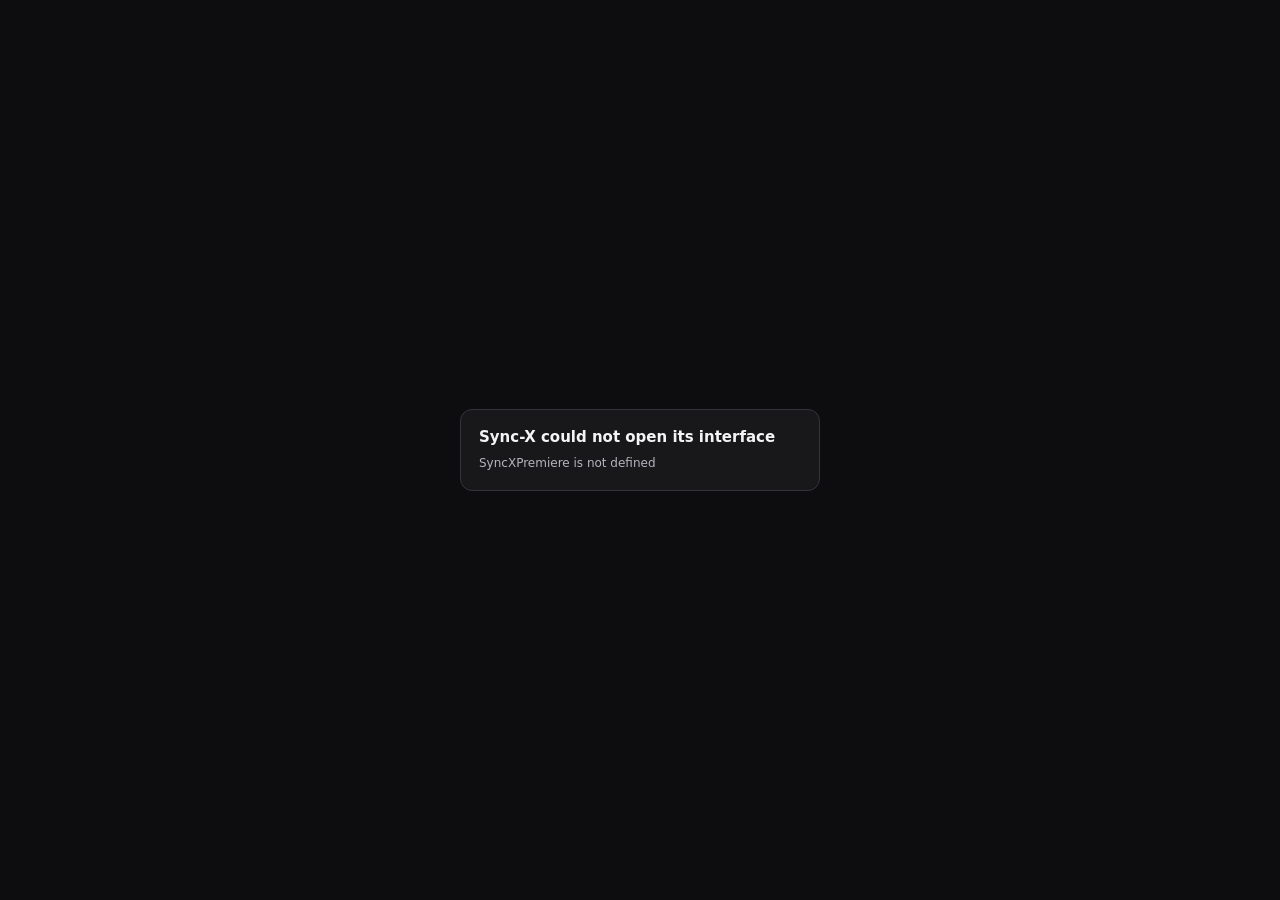
<file: premiere-plugin/index.html>
<!doctype html>
<html>
<head>
  <meta charset="utf-8" />
  <meta name="viewport" content="width=device-width, initial-scale=1" />
  <style>
    :root {
      color-scheme: dark;
      background: #0d0d0f;
    }

    * {
      box-sizing: border-box;
    }

    html,
    body,
    #syncXShell,
    #syncXWebView {
      width: 100%;
      height: 100%;
      margin: 0;
      padding: 0;
    }

    body {
      overflow: hidden;
      background: #0d0d0f;
      color: #f4f4f5;
      font-family: system-ui, sans-serif;
    }

    #syncXWebView {
      display: block;
      border: 0;
    }

    #shellError {
      display: none;
      position: absolute;
      inset: 0;
      padding: 24px;
      align-items: center;
      justify-content: center;
      background: #0d0d0f;
    }

    #shellError.visible {
      display: flex;
    }

    .shell-error-card {
      width: 100%;
      max-width: 360px;
      padding: 18px;
      border: 1px solid #34343a;
      border-radius: 12px;
      background: #18181b;
    }

    .shell-error-card strong {
      display: block;
      margin-bottom: 8px;
      font-size: 15px;
    }

    .shell-error-card p {
      margin: 0;
      color: #b5b5bd;
      font-size: 12px;
      line-height: 1.5;
    }
  </style>
</head>
<body>
  <div id="syncXShell">
    <webview
      id="syncXWebView"
      src="plugin:/webview/index.html"
      width="100%"
      height="100%"
      uxpAllowInspector="true"
    ></webview>
    <div id="shellError" role="alert">
      <div class="shell-error-card">
        <strong>Sync-X could not open its interface</strong>
        <p id="shellErrorMessage">Reload the plugin from UXP Developer Tool. Sync-X requires Premiere Pro 25.6 or newer.</p>
      </div>
    </div>
  </div>

  <script src="lib/server.js"></script>
  <script src="lib/storage.js"></script>
  <script src="lib/premiere.js"></script>
  <script src="host/state.js"></script>
  <script src="host/controller.js"></script>
</body>
</html>
</file>
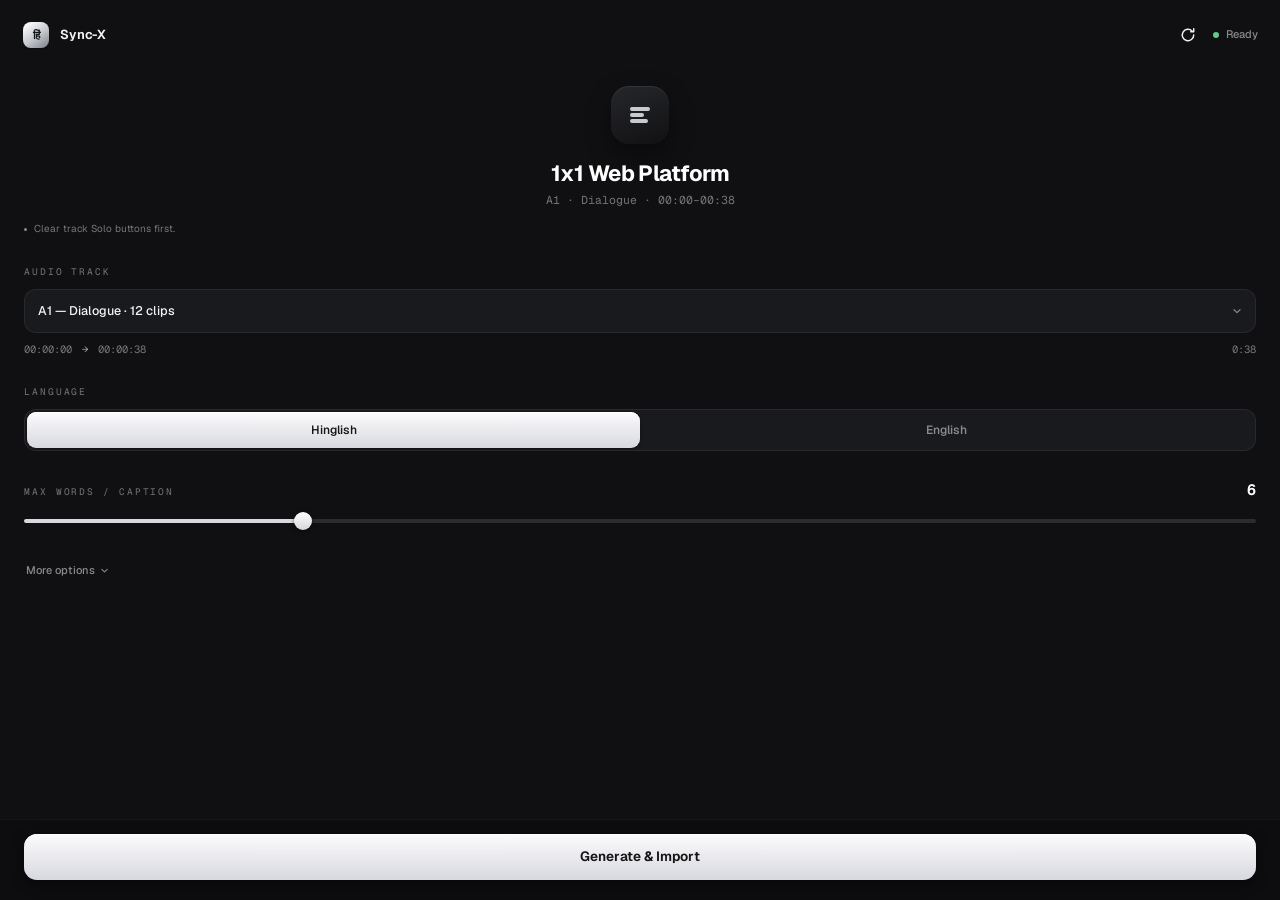
<file: premiere-plugin/webview/index.html>
<!doctype html>
<html lang="en">
  <head>
    <meta charset="utf-8" />
    <meta name="viewport" content="width=device-width, initial-scale=1" />
    <meta name="color-scheme" content="dark" />
    <title>Sync-X</title>
    <link rel="stylesheet" href="styles.css" />
    <script src="app.js" defer></script>
  </head>
  <body>
    <div id="app" data-state="booting">
      <header class="topbar">
        <div class="brand" aria-label="Sync-X">
          <img class="brand-mark" src="assets/syncx-mark.svg" alt="" />
          <span class="brand-name">Sync-X</span>
        </div>

        <div class="header-actions">
          <button
            id="refreshBtn"
            class="icon-button"
            type="button"
            aria-label="Refresh server and sequence"
            title="Refresh"
            disabled
          >
            <img class="refresh-icon" src="assets/refresh.svg" alt="" />
          </button>
          <div id="serverBadge" class="server-status is-checking" aria-live="polite">
            <span class="status-dot" aria-hidden="true"></span>
            <span id="serverBadgeLabel">Checking…</span>
          </div>
        </div>
      </header>

      <main id="scrollArea">
        <section id="fatalPanel" class="fatal-panel hidden" role="alert">
          <strong>Sync-X could not start</strong>
          <p id="fatalText">
            Reload the panel. If this message remains, reinstall the Sync-X plugin.
          </p>
        </section>

        <section id="recoveryCard" class="notice-card recovery-card hidden" role="status">
          <div class="notice-mark" aria-hidden="true">!</div>
          <div class="notice-copy">
            <strong>Track recovery needed</strong>
            <p id="recoveryText">
              Open the interrupted sequence, then restore its saved audio-track states.
            </p>
            <button id="recoverBtn" class="secondary-button" type="button">
              Restore Track States
            </button>
          </div>
        </section>

        <section class="hero workflow-visual" aria-labelledby="sequenceTitle">
          <img class="hero-icon" src="assets/transcript.svg" alt="" />
          <h1 id="sequenceTitle" class="hero-title">Looking for an active sequence…</h1>
          <p id="sequenceMeta" class="hero-meta">Open a project and set sequence In and Out points.</p>
          <div id="resultLine" class="hero-result hidden" aria-live="polite">
            <span class="result-check" aria-hidden="true">✓</span>
            <span id="resultSummary">SRT imported.</span>
          </div>
        </section>

        <section id="resultCard" class="result-card hidden" aria-live="polite">
          <div class="result-card-copy">
            <strong id="resultTitle">SRT saved</strong>
            <span id="resultDetail"></span>
            <code id="resultPath"></code>
          </div>
          <button id="retryImportBtn" class="secondary-button hidden" type="button">
            Retry Import
          </button>
        </section>

        <div class="solo-warning workflow-visual">
          <span class="solo-dot" aria-hidden="true"></span>
          <span>Clear track Solo buttons first.</span>
        </div>

        <section class="field-block workflow-field">
          <label class="eyebrow" for="trackSelect">Audio track</label>
          <div class="select-shell">
            <select id="trackSelect" disabled>
              <option value="">Open a sequence and refresh</option>
            </select>
          </div>
          <div class="range-line" aria-label="Sequence In and Out range">
            <span>
              <span id="inTime">—</span>
              <span class="range-arrow" aria-hidden="true">→</span>
              <span id="outTime">—</span>
            </span>
            <span id="durationTime">—</span>
          </div>
        </section>

        <section class="field-block workflow-field">
          <span id="languageLabel" class="eyebrow">Language</span>
          <div
            id="languageGroup"
            class="segmented-control"
            role="radiogroup"
            aria-labelledby="languageLabel"
          >
            <button
              id="languageHindi"
              class="segment is-selected"
              type="button"
              role="radio"
              aria-checked="true"
              data-language="Hindi"
            >
              Hinglish
            </button>
            <button
              id="languageEnglish"
              class="segment"
              type="button"
              role="radio"
              aria-checked="false"
              data-language="English"
            >
              English
            </button>
          </div>
        </section>

        <section class="field-block workflow-field">
          <div class="eyebrow split-label">
            <label for="maxWords">Max words / caption</label>
            <output id="maxWordsValue" for="maxWords">6</output>
          </div>
          <input
            id="maxWords"
            class="range-input"
            type="range"
            min="2"
            max="20"
            step="1"
            value="6"
          />
        </section>

        <div class="more-row">
          <button
            id="advancedToggle"
            class="disclosure-button"
            type="button"
            aria-expanded="false"
            aria-controls="advancedPanel"
          >
            <span>More options</span>
            <img
              id="advancedChevron"
              class="disclosure-chevron"
              src="assets/chevron-down.svg"
              alt=""
            />
          </button>
        </div>

        <section id="advancedPanel" class="advanced-panel hidden">
          <div id="geminiKeyField" class="field-block compact workflow-field">
            <label class="eyebrow" for="geminiKey">Gemini API key</label>
            <input
              id="geminiKey"
              class="text-input key-input"
              type="password"
              autocomplete="off"
              autocapitalize="none"
              spellcheck="false"
              placeholder="Paste API key"
            />
            <span id="geminiKeyNote" class="field-note" aria-live="polite">Session only</span>
          </div>

          <div id="geminiModelField" class="field-block compact workflow-field">
            <label class="eyebrow" for="geminiModel">Gemini model</label>
            <div class="select-shell compact-select">
              <select id="geminiModel">
                <option value="">Choose a model</option>
              </select>
            </div>
          </div>

          <div class="field-block compact workflow-field">
            <label class="eyebrow" for="vocabPrompt">Vocabulary</label>
            <textarea
              id="vocabPrompt"
              class="text-area"
              rows="3"
              placeholder="Names, products, and preferred spellings…"
            ></textarea>
          </div>

          <div class="log-row">
            <div class="log-heading">
              <span class="eyebrow">Job log</span>
              <span id="logState" class="log-state">— idle</span>
            </div>
            <button
              id="logsToggle"
              class="link-button"
              type="button"
              aria-expanded="false"
              aria-controls="logsPanel"
            >
              Show log
            </button>
          </div>

          <div id="logsPanel" class="logs-panel hidden">
            <pre id="logs" class="logs" aria-live="polite">Job updates will appear here.</pre>
            <div class="clear-log-row">
              <button id="clearLogsBtn" class="link-button" type="button">Clear log</button>
            </div>
          </div>
        </section>
      </main>

      <footer class="action-footer">
        <div id="progressRow" class="progress-row hidden" aria-live="polite">
          <img id="footerSpinner" class="footer-spinner hidden" src="assets/spinner.svg" alt="" />
          <strong id="phaseLabel">Processing…</strong>
          <span id="progressValue">—</span>
        </div>

        <div class="action-row">
          <button id="generateBtn" class="primary-button" type="button" disabled>
            <span>Generate &amp; Import</span>
          </button>
          <button id="cancelBtn" class="cancel-button hidden" type="button" disabled>
            <span>Cancel</span>
          </button>
        </div>
      </footer>
    </div>
  </body>
</html>
</file>
<file: premiere-plugin/webview/styles.css>
@font-face {
  font-family: "Geist";
  src: url("assets/Geist-Variable.woff2") format("woff2");
  font-style: normal;
  font-weight: 100 900;
  font-display: swap;
}

@font-face {
  font-family: "Geist Mono";
  src: url("assets/GeistMono-Variable.woff2") format("woff2");
  font-style: normal;
  font-weight: 100 900;
  font-display: swap;
}

:root {
  color-scheme: dark;
  --bg: #101012;
  --chrome: #0d0d0f;
  --surface: #191a1d;
  --surface-hover: #1d1e22;
  --surface-line: rgba(255, 255, 255, 0.07);
  --line: rgba(255, 255, 255, 0.08);
  --line-strong: rgba(255, 255, 255, 0.14);
  --text: #f2f2f4;
  --text-soft: #c8c8cc;
  --muted: #8a8a8e;
  --faint: #66666b;
  --success: #5ecb8f;
  --warning: #d7a84f;
  --danger: #ee7580;
  --focus: rgba(243, 244, 247, 0.72);
  --silver-1: #fbfbfc;
  --silver-2: #d8d9df;
  --silver-3: #c8c9cf;
  --slider-fill: #d8d9de;
  --slider-track: #2b2c30;
  --range-position: 22.222%;
  font-family: "Geist", -apple-system, BlinkMacSystemFont, "Segoe UI", sans-serif;
}

* {
  box-sizing: border-box;
}

html,
body {
  width: 100%;
  height: 100%;
  margin: 0;
  overflow: hidden;
  background: var(--bg);
}

body {
  min-width: 280px;
  color: var(--text);
  font-size: 12px;
  line-height: 1.4;
  -webkit-font-smoothing: antialiased;
  -webkit-user-select: none;
  user-select: none;
}

button,
input,
select,
textarea {
  margin: 0;
  border: 0;
  border-radius: 0;
  outline: 0;
  color: inherit;
  font: inherit;
}

button {
  -webkit-appearance: none;
  appearance: none;
}

input,
select,
textarea,
code,
pre {
  -webkit-user-select: text;
  user-select: text;
}

button,
select,
input[type="range"] {
  -webkit-user-select: none;
  user-select: none;
}

h1,
p,
pre {
  margin: 0;
}

.hidden {
  display: none !important;
}

#app {
  display: flex;
  width: 100%;
  height: 100vh;
  height: 100dvh;
  min-height: 0;
  flex-direction: column;
  overflow: hidden;
  background: var(--bg);
}

.topbar {
  display: flex;
  min-height: 58px;
  padding: 16px 22px 4px;
  flex: 0 0 auto;
  align-items: center;
  justify-content: space-between;
  background: var(--bg);
}

.brand,
.header-actions,
.server-status,
.range-line,
.progress-row,
.action-row,
.log-row,
.log-heading,
.solo-warning,
.hero-result,
.result-card,
.notice-card {
  display: flex;
  align-items: center;
}

.brand {
  min-width: 0;
  gap: 10px;
}

.brand-mark {
  display: block;
  width: 28px;
  height: 28px;
  flex: 0 0 28px;
}

.brand-name {
  overflow: hidden;
  color: var(--text);
  font-size: 13px;
  font-weight: 650;
  letter-spacing: -0.012em;
  text-overflow: ellipsis;
  white-space: nowrap;
}

.header-actions {
  flex: 0 0 auto;
  gap: 9px;
}

.icon-button {
  display: flex;
  width: 32px;
  height: 32px;
  padding: 0;
  align-items: center;
  justify-content: center;
  border-radius: 50%;
  background: transparent;
  box-shadow: none;
  cursor: pointer;
}

.icon-button:hover:not(:disabled) {
  background: transparent;
  box-shadow: none;
}

.icon-button:active:not(:disabled) {
  transform: scale(0.92);
}

.icon-button:focus-visible,
.secondary-button:focus-visible,
.link-button:focus-visible,
.disclosure-button:focus-visible,
.primary-button:focus-visible,
.cancel-button:focus-visible,
.segment:focus-visible,
select:focus-visible,
.text-input:focus-visible,
.text-area:focus-visible,
.range-input:focus-visible {
  box-shadow: 0 0 0 2px var(--bg), 0 0 0 3px var(--focus);
}

.icon-button:disabled {
  opacity: 0.38;
  cursor: default;
}

.refresh-icon {
  display: block;
  width: 16px;
  height: 16px;
  filter: brightness(0) invert(1);
  opacity: 0.94;
}

.icon-button:hover:not(:disabled) .refresh-icon {
  opacity: 0.72;
}

.icon-button.is-spinning .refresh-icon {
  animation: spin 0.7s linear infinite;
}

.server-status {
  min-width: 0;
  gap: 7px;
  color: var(--muted);
  font-size: 11px;
  font-weight: 500;
  white-space: nowrap;
}

.status-dot {
  display: block;
  width: 6px;
  height: 6px;
  flex: 0 0 6px;
  border-radius: 50%;
  background: currentColor;
}

.server-status.is-ready .status-dot {
  background: var(--success);
}

.server-status.is-busy {
  color: var(--warning);
}

.server-status.is-busy .status-dot {
  background: var(--warning);
  animation: pulse 1.2s ease-in-out infinite;
}

.server-status.is-offline .status-dot,
.server-status.is-error .status-dot {
  background: var(--danger);
}

.server-status.is-checking .status-dot {
  background: var(--muted);
  animation: pulse 1.2s ease-in-out infinite;
}

#scrollArea {
  min-height: 0;
  padding: 28px 24px 30px;
  flex: 1 1 auto;
  overflow-x: hidden;
  overflow-y: hidden;
  overscroll-behavior: contain;
  scrollbar-gutter: auto;
}

#app.is-scrollable #scrollArea {
  overflow-y: auto;
  scrollbar-gutter: stable;
}

#scrollArea::-webkit-scrollbar {
  width: 7px;
}

#scrollArea::-webkit-scrollbar-track {
  background: transparent;
}

#scrollArea::-webkit-scrollbar-thumb {
  border: 2px solid var(--bg);
  border-radius: 999px;
  background: #3d3e42;
}

.hero {
  min-width: 0;
  text-align: center;
}

.hero-icon {
  display: block;
  width: 58px;
  height: 58px;
  margin: 0 auto;
  padding: 14px;
  border-radius: 18px;
  background: linear-gradient(160deg, #26272b, #111113);
  box-shadow: inset 0 1px 0 rgba(255, 255, 255, 0.08), 0 10px 24px rgba(0, 0, 0, 0.42);
}

.hero-title {
  margin-top: 17px;
  overflow: hidden;
  color: #fff;
  font-size: 22px;
  font-weight: 720;
  letter-spacing: -0.025em;
  line-height: 1.15;
  text-overflow: ellipsis;
  white-space: nowrap;
}

.hero-meta {
  margin-top: 6px;
  overflow: hidden;
  color: #747479;
  font-family: "Geist Mono", ui-monospace, "SFMono-Regular", monospace;
  font-size: 11.5px;
  text-overflow: ellipsis;
  white-space: nowrap;
}

.hero-result {
  margin-top: 8px;
  justify-content: center;
  gap: 6px;
  color: var(--success);
  font-size: 10.5px;
}

.result-check,
.complete-check {
  color: var(--success);
  font-weight: 750;
}

.workflow-visual,
.workflow-field {
  transition: opacity 140ms ease;
}

#app[data-state="rendering"] .workflow-visual,
#app[data-state="rendering"] .workflow-field,
#app[data-state="uploading"] .workflow-visual,
#app[data-state="uploading"] .workflow-field,
#app[data-state="processing"] .workflow-visual,
#app[data-state="processing"] .workflow-field,
#app[data-state="cancelling"] .workflow-visual,
#app[data-state="cancelling"] .workflow-field,
#app[data-state="recovering"] .workflow-visual,
#app[data-state="recovering"] .workflow-field,
#app[data-state="retrying_import"] .workflow-visual,
#app[data-state="retrying_import"] .workflow-field {
  opacity: 0.43;
}

.solo-warning {
  margin-top: 14px;
  gap: 7px;
  color: #77777b;
  font-size: 10px;
}

.solo-dot {
  display: block;
  width: 3px;
  height: 3px;
  flex: 0 0 3px;
  border-radius: 50%;
  background: var(--muted);
}

.field-block {
  position: relative;
  margin-top: 30px;
}

.field-block.compact {
  margin-top: 17px;
}

.eyebrow {
  display: block;
  color: #6d6d72;
  font-family: "Geist Mono", ui-monospace, "SFMono-Regular", monospace;
  font-size: 9.5px;
  font-weight: 450;
  letter-spacing: 0.2em;
  line-height: 1.2;
  text-transform: uppercase;
}

.field-block > .eyebrow,
.field-block > .split-label {
  margin-bottom: 11px;
}

.field-block.compact > .eyebrow {
  margin-bottom: 8px;
  font-size: 9px;
}

.split-label {
  display: flex;
  align-items: baseline;
  justify-content: space-between;
}

#maxWordsValue {
  color: #fff;
  font-family: "Geist Mono", ui-monospace, "SFMono-Regular", monospace;
  font-size: 15px;
  font-weight: 650;
  letter-spacing: 0;
}

.select-shell {
  position: relative;
  width: 100%;
}

.select-shell::after {
  position: absolute;
  top: 50%;
  right: 14px;
  width: 10px;
  height: 10px;
  transform: translateY(-50%);
  background: url("assets/chevron-down.svg") center / 10px 10px no-repeat;
  content: "";
  pointer-events: none;
}

select {
  display: block;
  width: 100%;
  height: 44px;
  padding: 0 38px 0 14px;
  overflow: hidden;
  -webkit-appearance: none;
  appearance: none;
  border-radius: 12px;
  background: var(--surface);
  box-shadow: inset 0 0 0 1px var(--surface-line);
  color: var(--text);
  cursor: pointer;
  font-size: 12.5px;
  font-weight: 500;
  line-height: 44px;
  text-overflow: ellipsis;
  white-space: nowrap;
}

select:hover:not(:disabled) {
  background: var(--surface-hover);
  box-shadow: inset 0 0 0 1px var(--line-strong);
}

select:disabled {
  color: #707075;
  cursor: default;
  opacity: 0.58;
}

select option {
  background: #1b1c1f;
  color: var(--text);
}

.compact-select select {
  height: 38px;
  border-radius: 9px;
  font-size: 11px;
  line-height: 38px;
}

.range-line {
  margin-top: 9px;
  justify-content: space-between;
  color: #77777c;
  font-family: "Geist Mono", ui-monospace, "SFMono-Regular", monospace;
  font-size: 10.5px;
}

.range-arrow {
  margin: 0 4px;
  color: #9b9ba0;
}

.segmented-control {
  display: flex;
  width: 100%;
  height: 42px;
  padding: 3px;
  align-items: stretch;
  border-radius: 12px;
  background: var(--surface);
  box-shadow: inset 0 0 0 1px var(--surface-line);
}

.segment {
  display: flex;
  min-width: 0;
  height: 36px;
  padding: 0 8px;
  flex: 1 1 50%;
  align-items: center;
  justify-content: center;
  border-radius: 9px;
  background: transparent;
  color: var(--muted);
  cursor: pointer;
  font-size: 12px;
  font-weight: 550;
  line-height: 1;
}

.segment:hover:not(:disabled):not(.is-selected) {
  color: var(--text-soft);
}

.segment.is-selected {
  background: linear-gradient(180deg, #fbfbfc, #d8d9df);
  box-shadow: 0 1px 3px rgba(0, 0, 0, 0.36), inset 0 1px 0 rgba(255, 255, 255, 0.8);
  color: #171719;
}

.segment:disabled {
  cursor: default;
  opacity: 0.48;
}

.range-input {
  display: block;
  width: 100%;
  height: 22px;
  padding: 0;
  -webkit-appearance: none;
  appearance: none;
  background: transparent;
  cursor: pointer;
}

.range-input::-webkit-slider-runnable-track {
  width: 100%;
  height: 4px;
  border-radius: 99px;
  background:
    linear-gradient(
      to right,
      var(--slider-fill) 0,
      var(--slider-fill) var(--range-position),
      var(--slider-track) var(--range-position),
      var(--slider-track) 100%
    );
}

.range-input::-webkit-slider-thumb {
  width: 18px;
  height: 18px;
  margin-top: -7px;
  -webkit-appearance: none;
  appearance: none;
  border: 0;
  border-radius: 50%;
  background: linear-gradient(180deg, #fff, #d5d6db);
  box-shadow: 0 1px 4px rgba(0, 0, 0, 0.55);
}

.range-input:disabled {
  cursor: default;
  opacity: 0.45;
}

.range-input:focus-visible {
  border-radius: 8px;
}

.more-row {
  margin-top: 26px;
}

.disclosure-button {
  display: inline-flex;
  min-height: 26px;
  padding: 3px 2px;
  align-items: center;
  gap: 5px;
  background: transparent;
  color: var(--muted);
  cursor: pointer;
  font-size: 11px;
  font-weight: 500;
  line-height: 1;
}

.disclosure-button:hover {
  color: var(--text-soft);
}

.disclosure-chevron {
  display: block;
  width: 9px;
  height: 9px;
  transition: transform 140ms ease;
}

.disclosure-button[aria-expanded="true"] .disclosure-chevron {
  transform: rotate(180deg);
}

.advanced-panel {
  margin-top: 13px;
  padding-top: 14px;
  border-top: 1px solid var(--line);
}

.text-input,
.text-area {
  display: block;
  width: 100%;
  border-radius: 9px;
  background: var(--surface);
  box-shadow: inset 0 0 0 1px var(--surface-line);
  color: var(--text);
}

.text-input {
  height: 38px;
  padding: 0 12px;
  font-family: "Geist Mono", ui-monospace, "SFMono-Regular", monospace;
  font-size: 11px;
  line-height: 38px;
}

.text-area {
  min-height: 64px;
  padding: 11px 12px;
  overflow: hidden;
  resize: none;
  font-size: 10.5px;
  line-height: 1.45;
}

.text-input:hover:not(:disabled),
.text-area:hover:not(:disabled) {
  background: var(--surface-hover);
}

.text-input:focus,
.text-area:focus {
  box-shadow: inset 0 0 0 1px rgba(255, 255, 255, 0.24);
}

.text-input:disabled,
.text-area:disabled {
  cursor: default;
  opacity: 0.46;
}

.text-input::placeholder,
.text-area::placeholder {
  color: #636368;
  opacity: 1;
}

.field-note {
  position: absolute;
  top: 0;
  right: 0;
  color: #5d5d62;
  font-size: 9px;
}

.field-note.is-error {
  color: #e18a92;
}

.log-row {
  margin-top: 18px;
  justify-content: space-between;
  gap: 12px;
}

.log-heading {
  min-width: 0;
  gap: 7px;
}

.log-state {
  overflow: hidden;
  color: #4d4d52;
  font-family: "Geist Mono", ui-monospace, "SFMono-Regular", monospace;
  font-size: 9px;
  text-overflow: ellipsis;
  white-space: nowrap;
}

.link-button {
  min-height: 24px;
  padding: 3px 1px;
  flex: 0 0 auto;
  border-bottom: 1px solid rgba(255, 255, 255, 0.22);
  background: transparent;
  color: var(--text-soft);
  cursor: pointer;
  font-size: 10px;
  font-weight: 500;
  line-height: 1;
}

.link-button:hover:not(:disabled) {
  border-bottom-color: rgba(255, 255, 255, 0.52);
  color: #fff;
}

.link-button:disabled {
  opacity: 0.4;
  cursor: default;
}

.logs-panel {
  margin-top: 10px;
}

.logs {
  width: 100%;
  min-height: 48px;
  padding: 10px 11px;
  overflow-wrap: anywhere;
  border-radius: 9px;
  background: var(--surface);
  box-shadow: inset 0 0 0 1px var(--surface-line);
  color: #aeb0b7;
  font-family: "Geist Mono", ui-monospace, "SFMono-Regular", monospace;
  font-size: 8.5px;
  line-height: 1.5;
  white-space: pre-wrap;
}

.clear-log-row {
  margin-top: 6px;
  text-align: right;
}

.notice-card {
  margin-bottom: 22px;
  padding: 12px;
  align-items: flex-start;
  gap: 10px;
  border-radius: 12px;
}

.recovery-card {
  background: rgba(215, 168, 79, 0.08);
  box-shadow: inset 0 0 0 1px rgba(215, 168, 79, 0.23);
  color: var(--warning);
}

.notice-mark {
  display: flex;
  width: 18px;
  height: 18px;
  flex: 0 0 18px;
  align-items: center;
  justify-content: center;
  border: 1px solid currentColor;
  border-radius: 50%;
  font-size: 10px;
  font-weight: 750;
}

.notice-copy {
  min-width: 0;
  flex: 1 1 auto;
}

.notice-copy strong {
  display: block;
  color: var(--text);
  font-size: 11px;
  font-weight: 620;
}

.notice-copy p {
  margin-top: 4px;
  color: var(--text-soft);
  font-size: 9.5px;
}

.secondary-button {
  display: inline-flex;
  min-height: 30px;
  margin-top: 9px;
  padding: 0 12px;
  align-items: center;
  justify-content: center;
  border-radius: 8px;
  background: var(--surface);
  box-shadow: inset 0 0 0 1px var(--surface-line);
  color: var(--text-soft);
  cursor: pointer;
  font-size: 10.5px;
  font-weight: 550;
  line-height: 1;
}

.secondary-button:hover:not(:disabled) {
  background: var(--surface-hover);
  color: #fff;
}

.secondary-button:disabled {
  cursor: default;
  opacity: 0.4;
}

.result-card {
  margin-top: 17px;
  padding: 11px 12px;
  align-items: flex-start;
  justify-content: space-between;
  gap: 10px;
  border-radius: 10px;
  background: rgba(94, 203, 143, 0.06);
  box-shadow: inset 0 0 0 1px rgba(94, 203, 143, 0.15);
}

.result-card-copy {
  min-width: 0;
}

.result-card strong {
  display: block;
  color: var(--success);
  font-size: 10.5px;
  font-weight: 600;
}

.result-card span {
  display: block;
  margin-top: 2px;
  color: #8fc9aa;
  font-size: 9.5px;
}

.result-card code {
  display: block;
  margin-top: 4px;
  overflow-wrap: anywhere;
  color: var(--faint);
  font-family: "Geist Mono", ui-monospace, "SFMono-Regular", monospace;
  font-size: 8px;
}

.result-card .secondary-button {
  flex: 0 0 auto;
  margin-top: 0;
}

.fatal-panel {
  margin-bottom: 22px;
  padding: 13px;
  border-radius: 12px;
  background: rgba(238, 117, 128, 0.08);
  box-shadow: inset 0 0 0 1px rgba(238, 117, 128, 0.28);
}

.fatal-panel strong {
  display: block;
  color: var(--text);
  font-size: 12px;
}

.fatal-panel p {
  margin-top: 5px;
  color: var(--text-soft);
  font-size: 10px;
}

.action-footer {
  min-height: 78px;
  padding: 14px 24px 20px;
  flex: 0 0 auto;
  border-top: 1px solid rgba(255, 255, 255, 0.035);
  background: var(--chrome);
}

.progress-row {
  min-height: 18px;
  margin-bottom: 8px;
  justify-content: space-between;
  gap: 8px;
}

.progress-row strong {
  min-width: 0;
  flex: 1 1 auto;
  overflow: hidden;
  color: var(--text-soft);
  font-size: 10.5px;
  font-weight: 520;
  text-overflow: ellipsis;
  white-space: nowrap;
}

#progressValue {
  margin-left: auto;
  flex: 0 0 auto;
  color: var(--text-soft);
  font-family: "Geist Mono", ui-monospace, "SFMono-Regular", monospace;
  font-size: 10.5px;
  font-weight: 550;
}

.footer-spinner {
  display: block;
  width: 15px;
  height: 15px;
  flex: 0 0 15px;
  animation: spin 0.7s linear infinite;
}

.action-row {
  min-height: 46px;
  align-items: stretch;
}

.primary-button,
.cancel-button {
  display: flex;
  width: 100%;
  height: 46px;
  min-height: 46px;
  padding: 0 14px;
  align-items: center;
  justify-content: center;
  border-radius: 13px;
  cursor: pointer;
  line-height: 1;
  text-align: center;
}

.primary-button span,
.cancel-button span {
  display: block;
  transform: translateY(0);
  line-height: 1;
}

.primary-button {
  background: linear-gradient(180deg, var(--silver-1), var(--silver-2));
  box-shadow: 0 4px 14px rgba(0, 0, 0, 0.42), inset 0 1px 0 rgba(255, 255, 255, 0.8);
  color: #161618;
  font-size: 13.5px;
  font-weight: 650;
}

.primary-button:hover:not(:disabled) {
  background: linear-gradient(180deg, #fff, #e1e2e6);
}

.primary-button:active:not(:disabled) {
  background: linear-gradient(180deg, var(--silver-3), #f0f1f4);
  box-shadow: inset 0 1px 3px rgba(0, 0, 0, 0.24);
  transform: translateY(1px);
}

.primary-button:disabled {
  background: linear-gradient(180deg, #a9aaae, #838489);
  box-shadow: none;
  color: #39393c;
  cursor: default;
  opacity: 0.48;
}

.cancel-button {
  border: 1px solid rgba(255, 255, 255, 0.16);
  background: transparent;
  color: var(--text-soft);
  font-size: 13px;
  font-weight: 620;
}

.cancel-button:hover:not(:disabled) {
  border-color: rgba(255, 255, 255, 0.28);
  background: rgba(255, 255, 255, 0.025);
  color: #fff;
}

.cancel-button:active:not(:disabled) {
  transform: translateY(1px);
}

.cancel-button:disabled {
  border-color: rgba(255, 255, 255, 0.08);
  color: #66666b;
  cursor: default;
}

@keyframes spin {
  to {
    transform: rotate(360deg);
  }
}

@keyframes pulse {
  0%,
  100% {
    opacity: 1;
  }
  50% {
    opacity: 0.3;
  }
}

@media (max-width: 350px) {
  .topbar {
    padding-right: 17px;
    padding-left: 17px;
  }

  #scrollArea {
    padding-right: 17px;
    padding-left: 17px;
  }

  .action-footer {
    padding-right: 17px;
    padding-left: 17px;
  }

  .hero-title {
    font-size: 20px;
  }
}

@media (max-height: 560px) {
  .topbar {
    min-height: 48px;
    padding-top: 10px;
    padding-bottom: 2px;
  }

  #scrollArea {
    padding-top: 8px;
    padding-bottom: 3px;
  }

  .hero-icon {
    width: 36px;
    height: 36px;
    padding: 9px;
    border-radius: 12px;
  }

  .hero-title {
    margin-top: 6px;
    font-size: 18px;
  }

  .hero-meta {
    margin-top: 3px;
    font-size: 10px;
  }

  .hero-result {
    margin-top: 4px;
  }

  .solo-warning {
    margin-top: 6px;
    font-size: 9px;
  }

  .field-block {
    margin-top: 10px;
  }

  .field-block > .eyebrow,
  .field-block > .split-label {
    margin-bottom: 5px;
  }

  select {
    height: 38px;
    border-radius: 10px;
    line-height: 38px;
  }

  .range-line {
    margin-top: 5px;
    font-size: 9.5px;
  }

  .segmented-control {
    height: 36px;
    padding: 3px;
    border-radius: 10px;
  }

  .segment {
    height: 30px;
    border-radius: 7px;
    font-size: 11px;
  }

  .range-input {
    height: 18px;
  }

  .range-input::-webkit-slider-thumb {
    width: 16px;
    height: 16px;
    margin-top: -6px;
  }

  .more-row {
    margin-top: 6px;
  }

  .action-footer {
    min-height: 68px;
    padding-top: 12px;
    padding-bottom: 10px;
  }

  .progress-row {
    min-height: 14px;
    margin-bottom: 11px;
  }
}

@media (prefers-reduced-motion: reduce) {
  *,
  *::before,
  *::after {
    scroll-behavior: auto !important;
    transition-duration: 0.01ms !important;
    animation-duration: 0.01ms !important;
    animation-iteration-count: 1 !important;
  }
}
</file>
